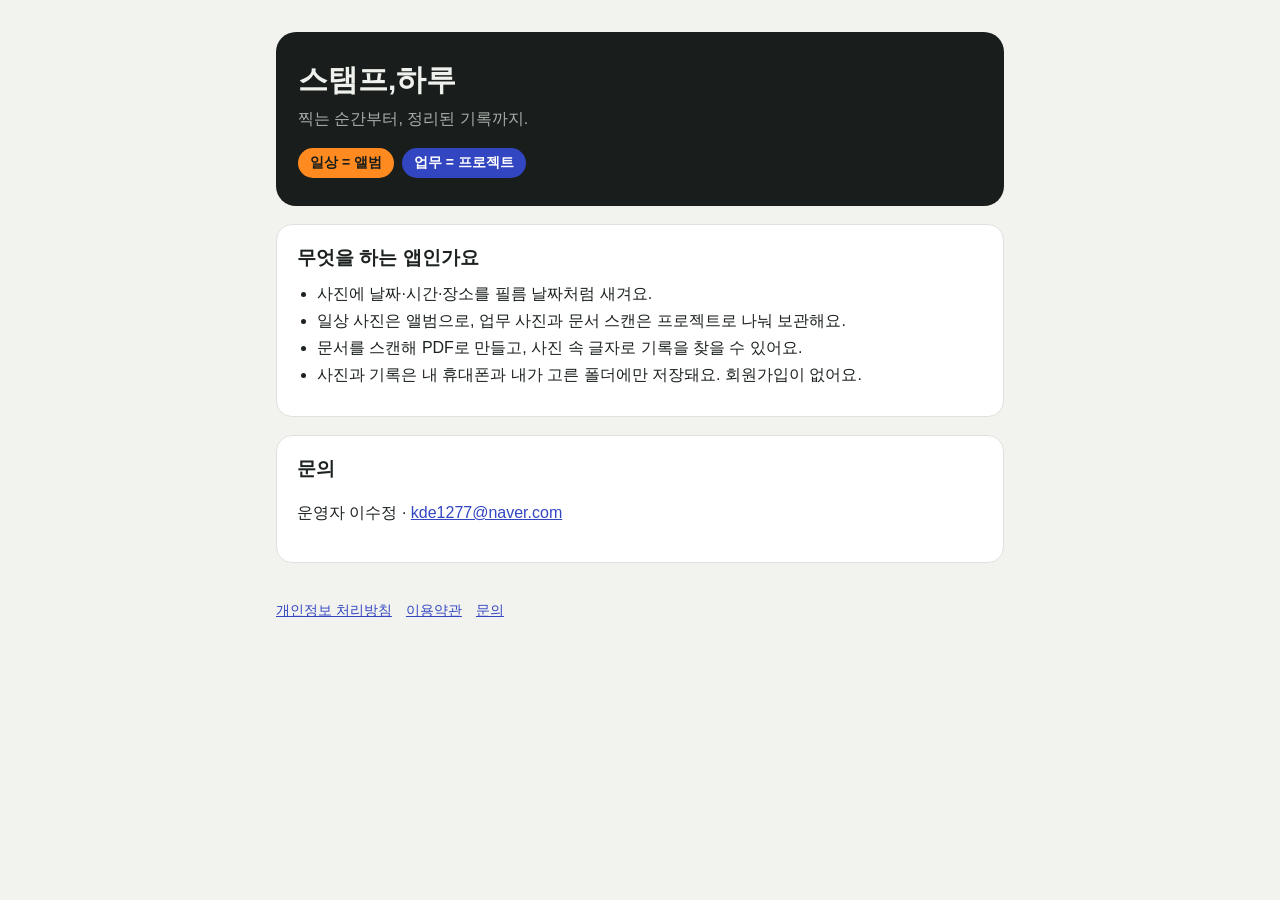
<file: index.html>
<!doctype html>
<html lang="ko">
<head>
<meta charset="utf-8">
<meta name="viewport" content="width=device-width, initial-scale=1">
<title>스탬프,하루</title>
<meta name="description" content="사진에 날짜·시간·장소를 새기고, 일상은 앨범으로 업무는 프로젝트로 정리하는 앱">
<link rel="stylesheet" href="style.css">
</head>
<body>
<main>
  <header class="hero">
    <h1>스탬프,하루</h1>
    <p>찍는 순간부터, 정리된 기록까지.</p>
    <div class="tags"><span class="tag daily">일상 = 앨범</span><span class="tag work">업무 = 프로젝트</span></div>
  </header>
  <section class="card">
    <h2>무엇을 하는 앱인가요</h2>
    <ul>
      <li>사진에 날짜·시간·장소를 필름 날짜처럼 새겨요.</li>
      <li>일상 사진은 앨범으로, 업무 사진과 문서 스캔은 프로젝트로 나눠 보관해요.</li>
      <li>문서를 스캔해 PDF로 만들고, 사진 속 글자로 기록을 찾을 수 있어요.</li>
      <li>사진과 기록은 내 휴대폰과 내가 고른 폴더에만 저장돼요. 회원가입이 없어요.</li>
    </ul>
  </section>
  <section class="card">
    <h2>문의</h2>
    <p>운영자 이수정 · <a href="mailto:kde1277@naver.com">kde1277@naver.com</a></p>
  </section>
  <footer><a href="privacy.html">개인정보 처리방침</a><a href="terms.html">이용약관</a><a href="mailto:kde1277@naver.com">문의</a></footer>
</main>
</body>
</html>
</file>
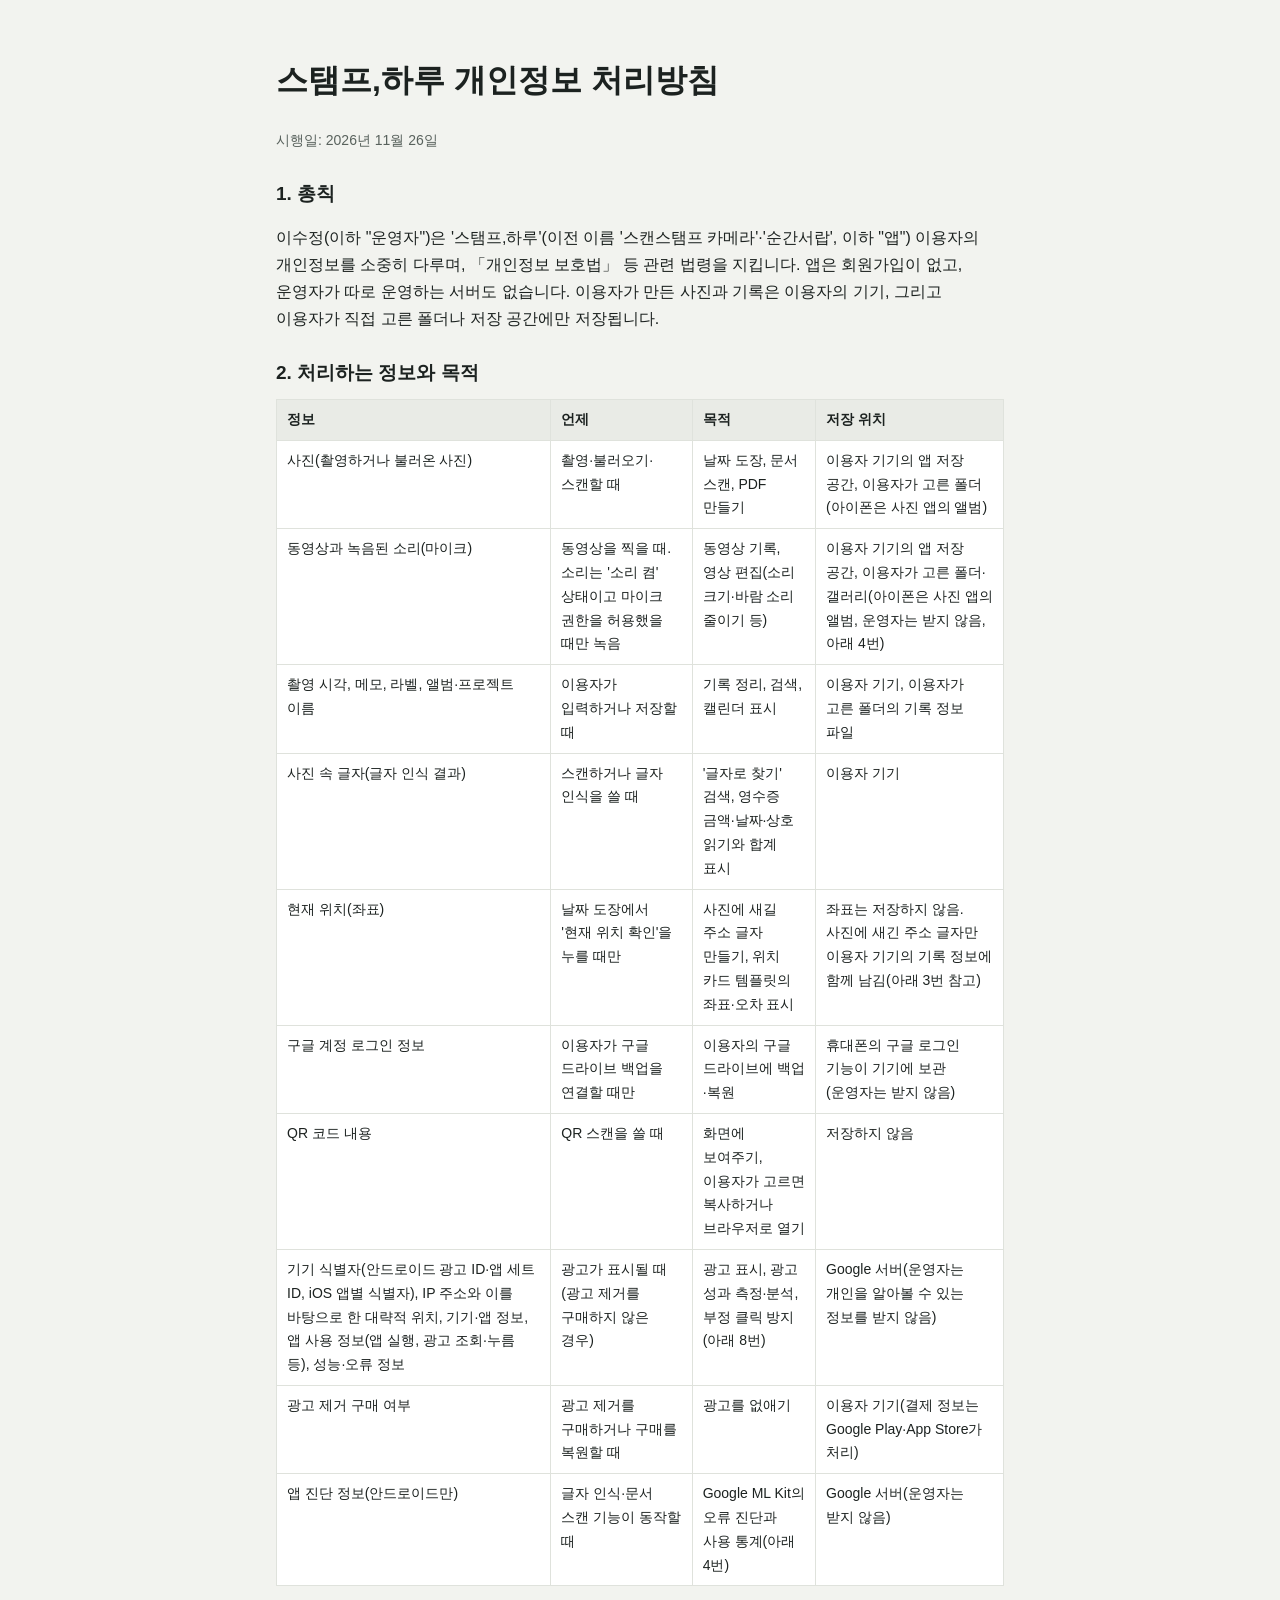
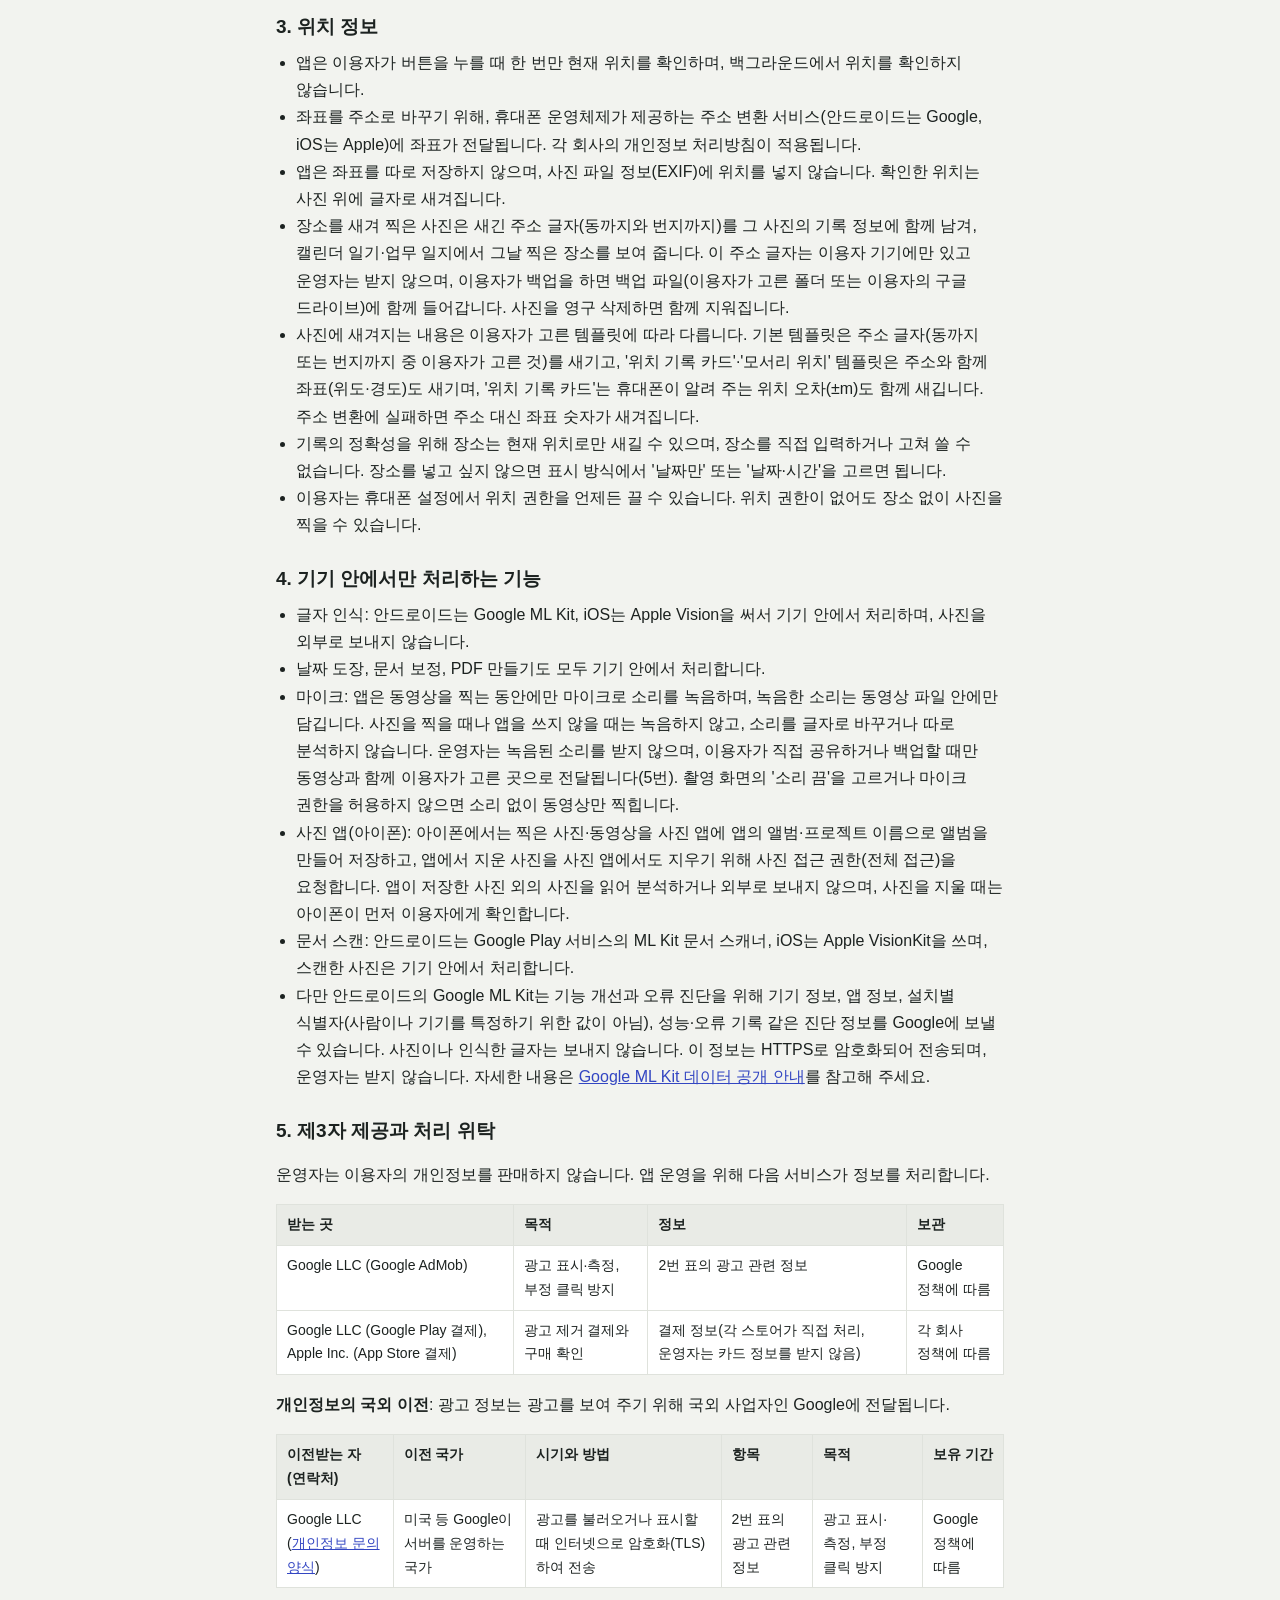
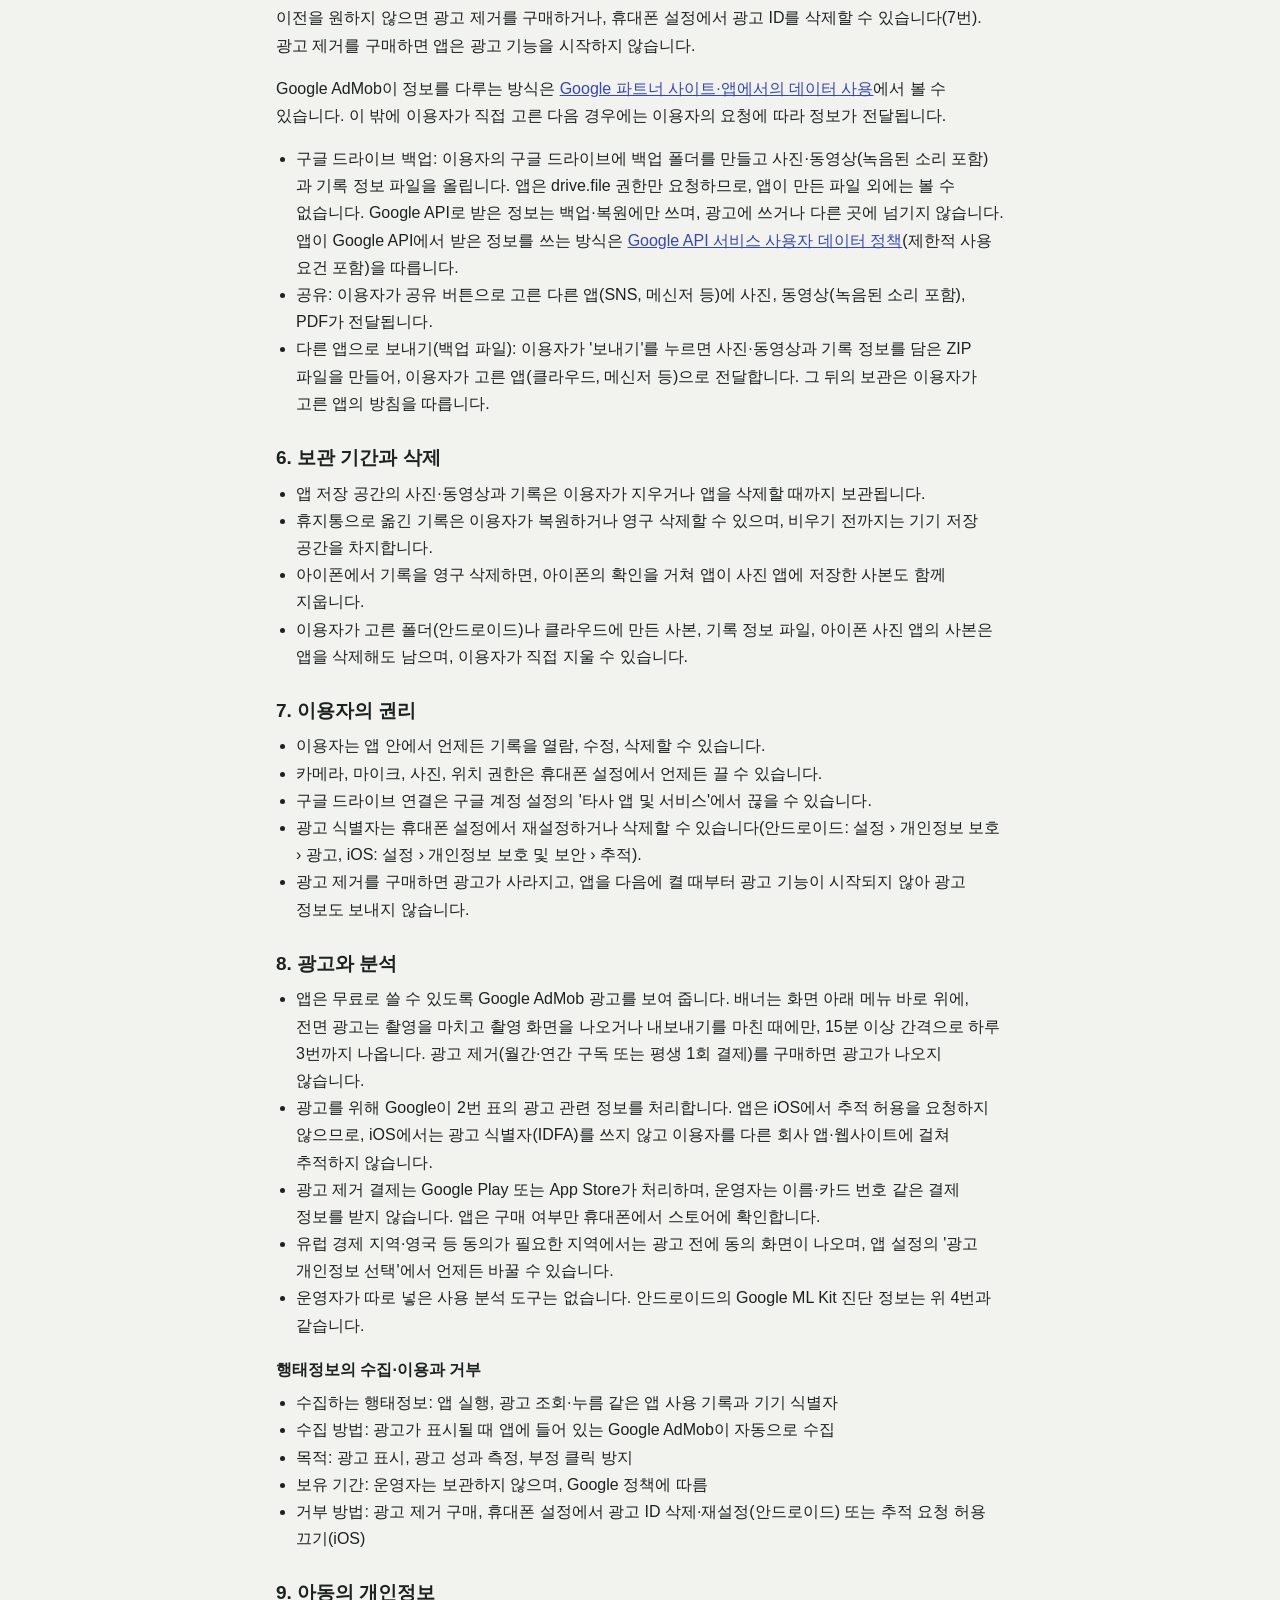
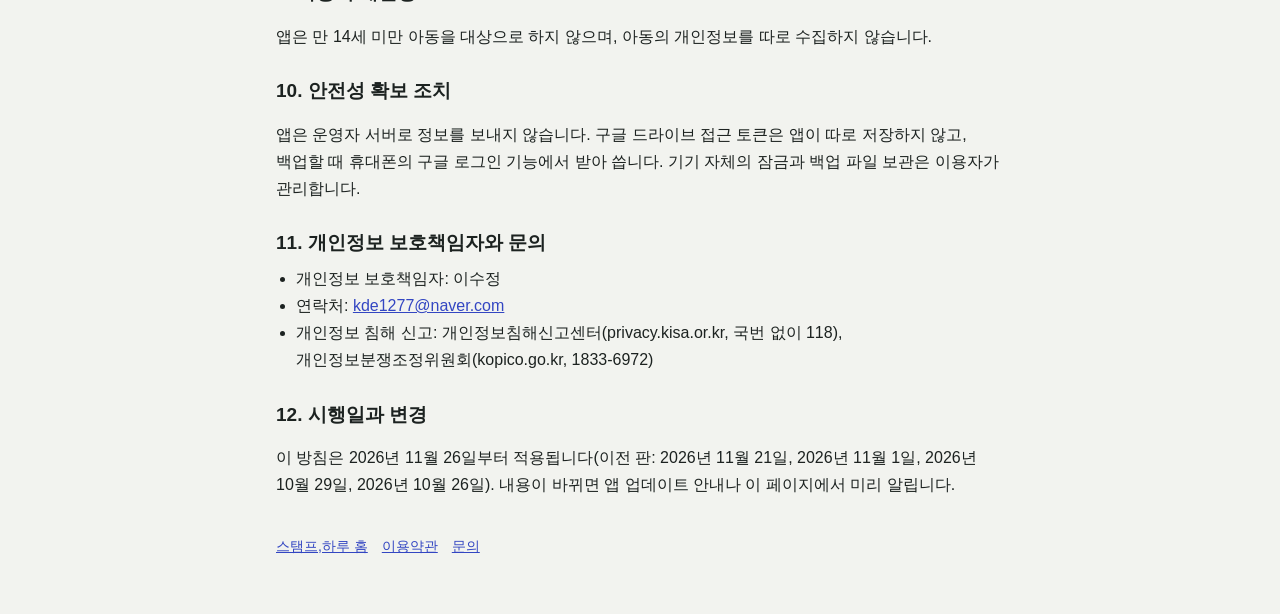
<file: privacy.html>
<!doctype html>
<html lang="ko">
<head>
<meta charset="utf-8">
<meta name="viewport" content="width=device-width, initial-scale=1">
<title>스탬프,하루 개인정보 처리방침</title>
<link rel="stylesheet" href="style.css">
</head>
<body>
<main>
<h1>스탬프,하루 개인정보 처리방침</h1>
<p class="muted">시행일: 2026년 11월 26일</p>

<h2>1. 총칙</h2>
<p>이수정(이하 "운영자")은 '스탬프,하루'(이전 이름 '스캔스탬프 카메라'·'순간서랍', 이하 "앱") 이용자의 개인정보를 소중히 다루며, 「개인정보 보호법」 등 관련 법령을 지킵니다. 앱은 회원가입이 없고, 운영자가 따로 운영하는 서버도 없습니다. 이용자가 만든 사진과 기록은 이용자의 기기, 그리고 이용자가 직접 고른 폴더나 저장 공간에만 저장됩니다.</p>

<h2>2. 처리하는 정보와 목적</h2>
<div class="table-wrap"><table>
<tr><th>정보</th><th>언제</th><th>목적</th><th>저장 위치</th></tr>
<tr><td>사진(촬영하거나 불러온 사진)</td><td>촬영·불러오기·스캔할 때</td><td>날짜 도장, 문서 스캔, PDF 만들기</td><td>이용자 기기의 앱 저장 공간, 이용자가 고른 폴더(아이폰은 사진 앱의 앨범)</td></tr>
<tr><td>동영상과 녹음된 소리(마이크)</td><td>동영상을 찍을 때. 소리는 '소리 켬' 상태이고 마이크 권한을 허용했을 때만 녹음</td><td>동영상 기록, 영상 편집(소리 크기·바람 소리 줄이기 등)</td><td>이용자 기기의 앱 저장 공간, 이용자가 고른 폴더·갤러리(아이폰은 사진 앱의 앨범, 운영자는 받지 않음, 아래 4번)</td></tr>
<tr><td>촬영 시각, 메모, 라벨, 앨범·프로젝트 이름</td><td>이용자가 입력하거나 저장할 때</td><td>기록 정리, 검색, 캘린더 표시</td><td>이용자 기기, 이용자가 고른 폴더의 기록 정보 파일</td></tr>
<tr><td>사진 속 글자(글자 인식 결과)</td><td>스캔하거나 글자 인식을 쓸 때</td><td>'글자로 찾기' 검색, 영수증 금액·날짜·상호 읽기와 합계 표시</td><td>이용자 기기</td></tr>
<tr><td>현재 위치(좌표)</td><td>날짜 도장에서 '현재 위치 확인'을 누를 때만</td><td>사진에 새길 주소 글자 만들기, 위치 카드 템플릿의 좌표·오차 표시</td><td>좌표는 저장하지 않음. 사진에 새긴 주소 글자만 이용자 기기의 기록 정보에 함께 남김(아래 3번 참고)</td></tr>
<tr><td>구글 계정 로그인 정보</td><td>이용자가 구글 드라이브 백업을 연결할 때만</td><td>이용자의 구글 드라이브에 백업·복원</td><td>휴대폰의 구글 로그인 기능이 기기에 보관(운영자는 받지 않음)</td></tr>
<tr><td>QR 코드 내용</td><td>QR 스캔을 쓸 때</td><td>화면에 보여주기, 이용자가 고르면 복사하거나 브라우저로 열기</td><td>저장하지 않음</td></tr>
<tr><td>기기 식별자(안드로이드 광고 ID·앱 세트 ID, iOS 앱별 식별자), IP 주소와 이를 바탕으로 한 대략적 위치, 기기·앱 정보, 앱 사용 정보(앱 실행, 광고 조회·누름 등), 성능·오류 정보</td><td>광고가 표시될 때(광고 제거를 구매하지 않은 경우)</td><td>광고 표시, 광고 성과 측정·분석, 부정 클릭 방지(아래 8번)</td><td>Google 서버(운영자는 개인을 알아볼 수 있는 정보를 받지 않음)</td></tr>
<tr><td>광고 제거 구매 여부</td><td>광고 제거를 구매하거나 구매를 복원할 때</td><td>광고를 없애기</td><td>이용자 기기(결제 정보는 Google Play·App Store가 처리)</td></tr>
<tr><td>앱 진단 정보(안드로이드만)</td><td>글자 인식·문서 스캔 기능이 동작할 때</td><td>Google ML Kit의 오류 진단과 사용 통계(아래 4번)</td><td>Google 서버(운영자는 받지 않음)</td></tr>
</table></div>

<h2>3. 위치 정보</h2>
<ul>
<li>앱은 이용자가 버튼을 누를 때 한 번만 현재 위치를 확인하며, 백그라운드에서 위치를 확인하지 않습니다.</li>
<li>좌표를 주소로 바꾸기 위해, 휴대폰 운영체제가 제공하는 주소 변환 서비스(안드로이드는 Google, iOS는 Apple)에 좌표가 전달됩니다. 각 회사의 개인정보 처리방침이 적용됩니다.</li>
<li>앱은 좌표를 따로 저장하지 않으며, 사진 파일 정보(EXIF)에 위치를 넣지 않습니다. 확인한 위치는 사진 위에 글자로 새겨집니다.</li>
<li>장소를 새겨 찍은 사진은 새긴 주소 글자(동까지와 번지까지)를 그 사진의 기록 정보에 함께 남겨, 캘린더 일기·업무 일지에서 그날 찍은 장소를 보여 줍니다. 이 주소 글자는 이용자 기기에만 있고 운영자는 받지 않으며, 이용자가 백업을 하면 백업 파일(이용자가 고른 폴더 또는 이용자의 구글 드라이브)에 함께 들어갑니다. 사진을 영구 삭제하면 함께 지워집니다.</li>
<li>사진에 새겨지는 내용은 이용자가 고른 템플릿에 따라 다릅니다. 기본 템플릿은 주소 글자(동까지 또는 번지까지 중 이용자가 고른 것)를 새기고, '위치 기록 카드'·'모서리 위치' 템플릿은 주소와 함께 좌표(위도·경도)도 새기며, '위치 기록 카드'는 휴대폰이 알려 주는 위치 오차(±m)도 함께 새깁니다. 주소 변환에 실패하면 주소 대신 좌표 숫자가 새겨집니다.</li>
<li>기록의 정확성을 위해 장소는 현재 위치로만 새길 수 있으며, 장소를 직접 입력하거나 고쳐 쓸 수 없습니다. 장소를 넣고 싶지 않으면 표시 방식에서 '날짜만' 또는 '날짜·시간'을 고르면 됩니다.</li>
<li>이용자는 휴대폰 설정에서 위치 권한을 언제든 끌 수 있습니다. 위치 권한이 없어도 장소 없이 사진을 찍을 수 있습니다.</li>
</ul>

<h2>4. 기기 안에서만 처리하는 기능</h2>
<ul>
<li>글자 인식: 안드로이드는 Google ML Kit, iOS는 Apple Vision을 써서 기기 안에서 처리하며, 사진을 외부로 보내지 않습니다.</li>
<li>날짜 도장, 문서 보정, PDF 만들기도 모두 기기 안에서 처리합니다.</li>
<li>마이크: 앱은 동영상을 찍는 동안에만 마이크로 소리를 녹음하며, 녹음한 소리는 동영상 파일 안에만 담깁니다. 사진을 찍을 때나 앱을 쓰지 않을 때는 녹음하지 않고, 소리를 글자로 바꾸거나 따로 분석하지 않습니다. 운영자는 녹음된 소리를 받지 않으며, 이용자가 직접 공유하거나 백업할 때만 동영상과 함께 이용자가 고른 곳으로 전달됩니다(5번). 촬영 화면의 '소리 끔'을 고르거나 마이크 권한을 허용하지 않으면 소리 없이 동영상만 찍힙니다.</li>
<li>사진 앱(아이폰): 아이폰에서는 찍은 사진·동영상을 사진 앱에 앱의 앨범·프로젝트 이름으로 앨범을 만들어 저장하고, 앱에서 지운 사진을 사진 앱에서도 지우기 위해 사진 접근 권한(전체 접근)을 요청합니다. 앱이 저장한 사진 외의 사진을 읽어 분석하거나 외부로 보내지 않으며, 사진을 지울 때는 아이폰이 먼저 이용자에게 확인합니다.</li>
<li>문서 스캔: 안드로이드는 Google Play 서비스의 ML Kit 문서 스캐너, iOS는 Apple VisionKit을 쓰며, 스캔한 사진은 기기 안에서 처리합니다.</li>
<li>다만 안드로이드의 Google ML Kit는 기능 개선과 오류 진단을 위해 기기 정보, 앱 정보, 설치별 식별자(사람이나 기기를 특정하기 위한 값이 아님), 성능·오류 기록 같은 진단 정보를 Google에 보낼 수 있습니다. 사진이나 인식한 글자는 보내지 않습니다. 이 정보는 HTTPS로 암호화되어 전송되며, 운영자는 받지 않습니다. 자세한 내용은 <a href="https://developers.google.com/ml-kit/android-data-disclosure">Google ML Kit 데이터 공개 안내</a>를 참고해 주세요.</li>
</ul>

<h2>5. 제3자 제공과 처리 위탁</h2>
<p>운영자는 이용자의 개인정보를 판매하지 않습니다. 앱 운영을 위해 다음 서비스가 정보를 처리합니다.</p>
<div class="table-wrap"><table>
<tr><th>받는 곳</th><th>목적</th><th>정보</th><th>보관</th></tr>
<tr><td>Google LLC (Google AdMob)</td><td>광고 표시·측정, 부정 클릭 방지</td><td>2번 표의 광고 관련 정보</td><td>Google 정책에 따름</td></tr>
<tr><td>Google LLC (Google Play 결제), Apple Inc. (App Store 결제)</td><td>광고 제거 결제와 구매 확인</td><td>결제 정보(각 스토어가 직접 처리, 운영자는 카드 정보를 받지 않음)</td><td>각 회사 정책에 따름</td></tr>
</table></div>
<p><strong>개인정보의 국외 이전</strong>: 광고 정보는 광고를 보여 주기 위해 국외 사업자인 Google에 전달됩니다.</p>
<div class="table-wrap"><table>
<tr><th>이전받는 자(연락처)</th><th>이전 국가</th><th>시기와 방법</th><th>항목</th><th>목적</th><th>보유 기간</th></tr>
<tr><td>Google LLC (<a href="https://support.google.com/policies/contact/general_privacy_form">개인정보 문의 양식</a>)</td><td>미국 등 Google이 서버를 운영하는 국가</td><td>광고를 불러오거나 표시할 때 인터넷으로 암호화(TLS)하여 전송</td><td>2번 표의 광고 관련 정보</td><td>광고 표시·측정, 부정 클릭 방지</td><td>Google 정책에 따름</td></tr>
</table></div>
<p>이전을 원하지 않으면 광고 제거를 구매하거나, 휴대폰 설정에서 광고 ID를 삭제할 수 있습니다(7번). 광고 제거를 구매하면 앱은 광고 기능을 시작하지 않습니다.</p>
<p>Google AdMob이 정보를 다루는 방식은 <a href="https://policies.google.com/technologies/partner-sites">Google 파트너 사이트·앱에서의 데이터 사용</a>에서 볼 수 있습니다. 이 밖에 이용자가 직접 고른 다음 경우에는 이용자의 요청에 따라 정보가 전달됩니다.</p>
<ul>
<li>구글 드라이브 백업: 이용자의 구글 드라이브에 백업 폴더를 만들고 사진·동영상(녹음된 소리 포함)과 기록 정보 파일을 올립니다. 앱은 drive.file 권한만 요청하므로, 앱이 만든 파일 외에는 볼 수 없습니다. Google API로 받은 정보는 백업·복원에만 쓰며, 광고에 쓰거나 다른 곳에 넘기지 않습니다. 앱이 Google API에서 받은 정보를 쓰는 방식은 <a href="https://developers.google.com/terms/api-services-user-data-policy">Google API 서비스 사용자 데이터 정책</a>(제한적 사용 요건 포함)을 따릅니다.</li>
<li>공유: 이용자가 공유 버튼으로 고른 다른 앱(SNS, 메신저 등)에 사진, 동영상(녹음된 소리 포함), PDF가 전달됩니다.</li>
<li>다른 앱으로 보내기(백업 파일): 이용자가 '보내기'를 누르면 사진·동영상과 기록 정보를 담은 ZIP 파일을 만들어, 이용자가 고른 앱(클라우드, 메신저 등)으로 전달합니다. 그 뒤의 보관은 이용자가 고른 앱의 방침을 따릅니다.</li>
</ul>

<h2>6. 보관 기간과 삭제</h2>
<ul>
<li>앱 저장 공간의 사진·동영상과 기록은 이용자가 지우거나 앱을 삭제할 때까지 보관됩니다.</li>
<li>휴지통으로 옮긴 기록은 이용자가 복원하거나 영구 삭제할 수 있으며, 비우기 전까지는 기기 저장 공간을 차지합니다.</li>
<li>아이폰에서 기록을 영구 삭제하면, 아이폰의 확인을 거쳐 앱이 사진 앱에 저장한 사본도 함께 지웁니다.</li>
<li>이용자가 고른 폴더(안드로이드)나 클라우드에 만든 사본, 기록 정보 파일, 아이폰 사진 앱의 사본은 앱을 삭제해도 남으며, 이용자가 직접 지울 수 있습니다.</li>
</ul>

<h2>7. 이용자의 권리</h2>
<ul>
<li>이용자는 앱 안에서 언제든 기록을 열람, 수정, 삭제할 수 있습니다.</li>
<li>카메라, 마이크, 사진, 위치 권한은 휴대폰 설정에서 언제든 끌 수 있습니다.</li>
<li>구글 드라이브 연결은 구글 계정 설정의 '타사 앱 및 서비스'에서 끊을 수 있습니다.</li>
<li>광고 식별자는 휴대폰 설정에서 재설정하거나 삭제할 수 있습니다(안드로이드: 설정 › 개인정보 보호 › 광고, iOS: 설정 › 개인정보 보호 및 보안 › 추적).</li>
<li>광고 제거를 구매하면 광고가 사라지고, 앱을 다음에 켤 때부터 광고 기능이 시작되지 않아 광고 정보도 보내지 않습니다.</li>
</ul>

<h2>8. 광고와 분석</h2>
<ul>
<li>앱은 무료로 쓸 수 있도록 Google AdMob 광고를 보여 줍니다. 배너는 화면 아래 메뉴 바로 위에, 전면 광고는 촬영을 마치고 촬영 화면을 나오거나 내보내기를 마친 때에만, 15분 이상 간격으로 하루 3번까지 나옵니다. 광고 제거(월간·연간 구독 또는 평생 1회 결제)를 구매하면 광고가 나오지 않습니다.</li>
<li>광고를 위해 Google이 2번 표의 광고 관련 정보를 처리합니다. 앱은 iOS에서 추적 허용을 요청하지 않으므로, iOS에서는 광고 식별자(IDFA)를 쓰지 않고 이용자를 다른 회사 앱·웹사이트에 걸쳐 추적하지 않습니다.</li>
<li>광고 제거 결제는 Google Play 또는 App Store가 처리하며, 운영자는 이름·카드 번호 같은 결제 정보를 받지 않습니다. 앱은 구매 여부만 휴대폰에서 스토어에 확인합니다.</li>
<li>유럽 경제 지역·영국 등 동의가 필요한 지역에서는 광고 전에 동의 화면이 나오며, 앱 설정의 '광고 개인정보 선택'에서 언제든 바꿀 수 있습니다.</li>
<li>운영자가 따로 넣은 사용 분석 도구는 없습니다. 안드로이드의 Google ML Kit 진단 정보는 위 4번과 같습니다.</li>
</ul>

<h3>행태정보의 수집·이용과 거부</h3>
<ul>
<li>수집하는 행태정보: 앱 실행, 광고 조회·누름 같은 앱 사용 기록과 기기 식별자</li>
<li>수집 방법: 광고가 표시될 때 앱에 들어 있는 Google AdMob이 자동으로 수집</li>
<li>목적: 광고 표시, 광고 성과 측정, 부정 클릭 방지</li>
<li>보유 기간: 운영자는 보관하지 않으며, Google 정책에 따름</li>
<li>거부 방법: 광고 제거 구매, 휴대폰 설정에서 광고 ID 삭제·재설정(안드로이드) 또는 추적 요청 허용 끄기(iOS)</li>
</ul>

<h2>9. 아동의 개인정보</h2>
<p>앱은 만 14세 미만 아동을 대상으로 하지 않으며, 아동의 개인정보를 따로 수집하지 않습니다.</p>

<h2>10. 안전성 확보 조치</h2>
<p>앱은 운영자 서버로 정보를 보내지 않습니다. 구글 드라이브 접근 토큰은 앱이 따로 저장하지 않고, 백업할 때 휴대폰의 구글 로그인 기능에서 받아 씁니다. 기기 자체의 잠금과 백업 파일 보관은 이용자가 관리합니다.</p>

<h2>11. 개인정보 보호책임자와 문의</h2>
<ul>
<li>개인정보 보호책임자: 이수정</li>
<li>연락처: <a href="mailto:kde1277@naver.com">kde1277@naver.com</a></li>
<li>개인정보 침해 신고: 개인정보침해신고센터(privacy.kisa.or.kr, 국번 없이 118), 개인정보분쟁조정위원회(kopico.go.kr, 1833-6972)</li>
</ul>

<h2>12. 시행일과 변경</h2>
<p>이 방침은 2026년 11월 26일부터 적용됩니다(이전 판: 2026년 11월 21일, 2026년 11월 1일, 2026년 10월 29일, 2026년 10월 26일). 내용이 바뀌면 앱 업데이트 안내나 이 페이지에서 미리 알립니다.</p>

<footer><a href="index.html">스탬프,하루 홈</a><a href="terms.html">이용약관</a><a href="mailto:kde1277@naver.com">문의</a></footer>
</main>
</body>
</html>
</file>
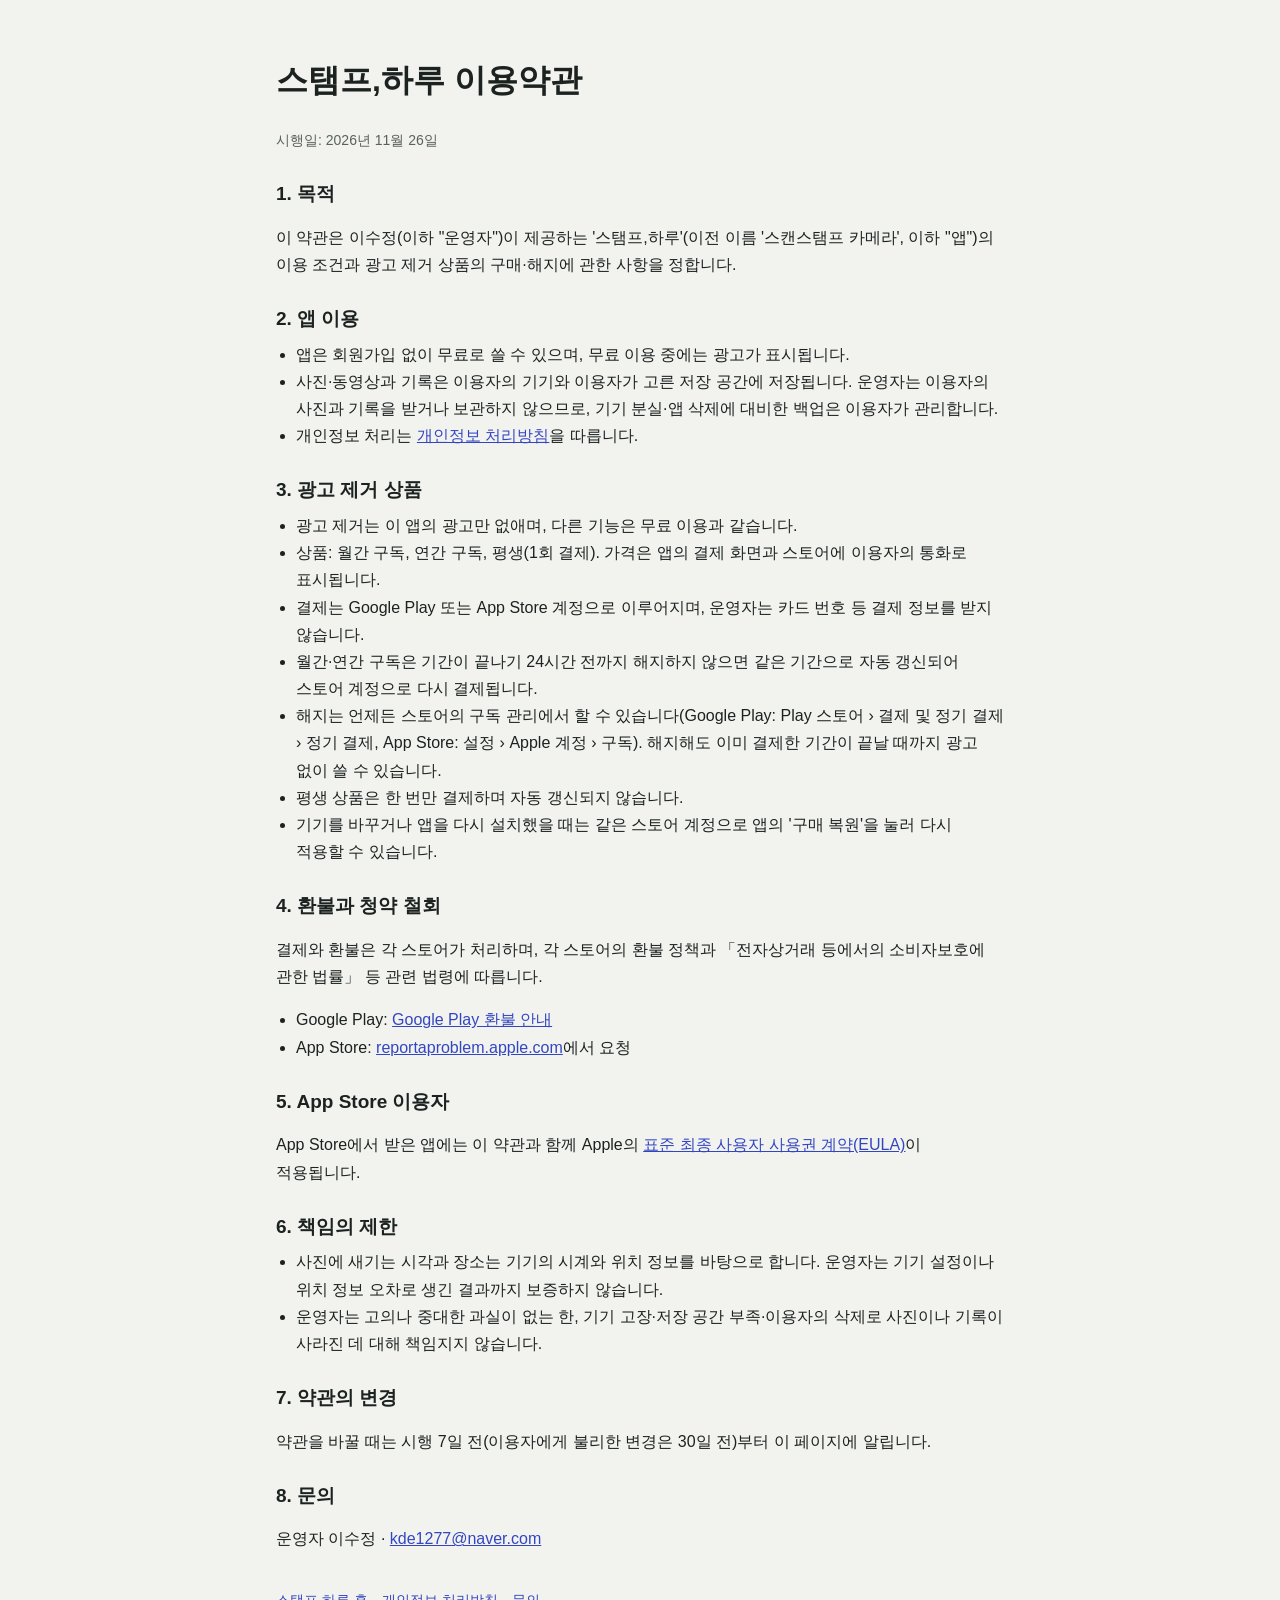
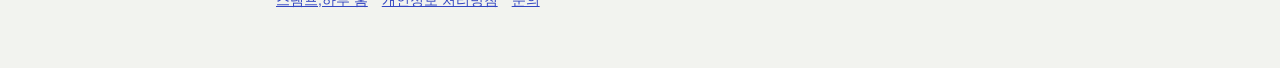
<file: terms.html>
<!doctype html>
<html lang="ko">
<head>
<meta charset="utf-8">
<meta name="viewport" content="width=device-width, initial-scale=1">
<title>스탬프,하루 이용약관</title>
<link rel="stylesheet" href="style.css">
</head>
<body>
<main>
<h1>스탬프,하루 이용약관</h1>
<p class="muted">시행일: 2026년 11월 26일</p>

<h2>1. 목적</h2>
<p>이 약관은 이수정(이하 "운영자")이 제공하는 '스탬프,하루'(이전 이름 '스캔스탬프 카메라', 이하 "앱")의 이용 조건과 광고 제거 상품의 구매·해지에 관한 사항을 정합니다.</p>

<h2>2. 앱 이용</h2>
<ul>
<li>앱은 회원가입 없이 무료로 쓸 수 있으며, 무료 이용 중에는 광고가 표시됩니다.</li>
<li>사진·동영상과 기록은 이용자의 기기와 이용자가 고른 저장 공간에 저장됩니다. 운영자는 이용자의 사진과 기록을 받거나 보관하지 않으므로, 기기 분실·앱 삭제에 대비한 백업은 이용자가 관리합니다.</li>
<li>개인정보 처리는 <a href="privacy.html">개인정보 처리방침</a>을 따릅니다.</li>
</ul>

<h2>3. 광고 제거 상품</h2>
<ul>
<li>광고 제거는 이 앱의 광고만 없애며, 다른 기능은 무료 이용과 같습니다.</li>
<li>상품: 월간 구독, 연간 구독, 평생(1회 결제). 가격은 앱의 결제 화면과 스토어에 이용자의 통화로 표시됩니다.</li>
<li>결제는 Google Play 또는 App Store 계정으로 이루어지며, 운영자는 카드 번호 등 결제 정보를 받지 않습니다.</li>
<li>월간·연간 구독은 기간이 끝나기 24시간 전까지 해지하지 않으면 같은 기간으로 자동 갱신되어 스토어 계정으로 다시 결제됩니다.</li>
<li>해지는 언제든 스토어의 구독 관리에서 할 수 있습니다(Google Play: Play 스토어 › 결제 및 정기 결제 › 정기 결제, App Store: 설정 › Apple 계정 › 구독). 해지해도 이미 결제한 기간이 끝날 때까지 광고 없이 쓸 수 있습니다.</li>
<li>평생 상품은 한 번만 결제하며 자동 갱신되지 않습니다.</li>
<li>기기를 바꾸거나 앱을 다시 설치했을 때는 같은 스토어 계정으로 앱의 '구매 복원'을 눌러 다시 적용할 수 있습니다.</li>
</ul>

<h2>4. 환불과 청약 철회</h2>
<p>결제와 환불은 각 스토어가 처리하며, 각 스토어의 환불 정책과 「전자상거래 등에서의 소비자보호에 관한 법률」 등 관련 법령에 따릅니다.</p>
<ul>
<li>Google Play: <a href="https://support.google.com/googleplay/answer/2479637">Google Play 환불 안내</a></li>
<li>App Store: <a href="https://reportaproblem.apple.com">reportaproblem.apple.com</a>에서 요청</li>
</ul>

<h2>5. App Store 이용자</h2>
<p>App Store에서 받은 앱에는 이 약관과 함께 Apple의 <a href="https://www.apple.com/legal/internet-services/itunes/dev/stdeula/">표준 최종 사용자 사용권 계약(EULA)</a>이 적용됩니다.</p>

<h2>6. 책임의 제한</h2>
<ul>
<li>사진에 새기는 시각과 장소는 기기의 시계와 위치 정보를 바탕으로 합니다. 운영자는 기기 설정이나 위치 정보 오차로 생긴 결과까지 보증하지 않습니다.</li>
<li>운영자는 고의나 중대한 과실이 없는 한, 기기 고장·저장 공간 부족·이용자의 삭제로 사진이나 기록이 사라진 데 대해 책임지지 않습니다.</li>
</ul>

<h2>7. 약관의 변경</h2>
<p>약관을 바꿀 때는 시행 7일 전(이용자에게 불리한 변경은 30일 전)부터 이 페이지에 알립니다.</p>

<h2>8. 문의</h2>
<p>운영자 이수정 · <a href="mailto:kde1277@naver.com">kde1277@naver.com</a></p>

<footer><a href="index.html">스탬프,하루 홈</a><a href="privacy.html">개인정보 처리방침</a><a href="mailto:kde1277@naver.com">문의</a></footer>
</main>
</body>
</html>
</file>
<file: style.css>
:root { --bg: #F2F3EF; --surface: #FFFFFF; --text: #1C2220; --muted: #59625D; --border: #DFE2DC; --daily: #FF8A1F; --work: #3346C2; --film: #191D1B; }
* { box-sizing: border-box; }
html { -webkit-text-size-adjust: 100%; }
body { margin: 0; background: var(--bg); color: var(--text); font-family: "IBM Plex Sans KR", -apple-system, "Apple SD Gothic Neo", "Malgun Gothic", sans-serif; line-height: 1.7; word-break: keep-all; overflow-wrap: anywhere; }
main { max-width: 760px; margin: 0 auto; padding: 32px 16px 56px; }
header.hero { background: var(--film); color: #EEF1EC; border-radius: 20px; padding: 28px 22px; }
header.hero h1 { margin: 0 0 6px; font-size: 30px; line-height: 1.3; }
header.hero p { margin: 0; color: #A9B1AC; }
.tags { display: flex; gap: 8px; flex-wrap: wrap; margin-top: 16px; }
.tag { border-radius: 999px; padding: 3px 12px; font-size: 14px; font-weight: 600; }
.tag.daily { background: var(--daily); color: var(--film); }
.tag.work { background: var(--work); color: #fff; }
section.card { background: var(--surface); border: 1px solid var(--border); border-radius: 16px; padding: 20px; margin-top: 18px; }
h2 { font-size: 19px; margin: 28px 0 8px; line-height: 1.4; }
h3 { font-size: 16px; margin: 20px 0 6px; line-height: 1.4; }
section.card h2 { margin-top: 0; }
ul { padding-left: 20px; margin: 8px 0; }
a { color: var(--work); }
.table-wrap { overflow-x: auto; -webkit-overflow-scrolling: touch; margin: 12px 0; }
table { border-collapse: collapse; width: 100%; min-width: 560px; font-size: 14px; background: var(--surface); }
th, td { border: 1px solid var(--border); padding: 8px 10px; text-align: left; vertical-align: top; }
th { background: #E9EBE6; }
.muted { color: var(--muted); font-size: 14px; }
footer { margin-top: 36px; color: var(--muted); font-size: 14px; }
footer a { margin-right: 14px; }
</file>
